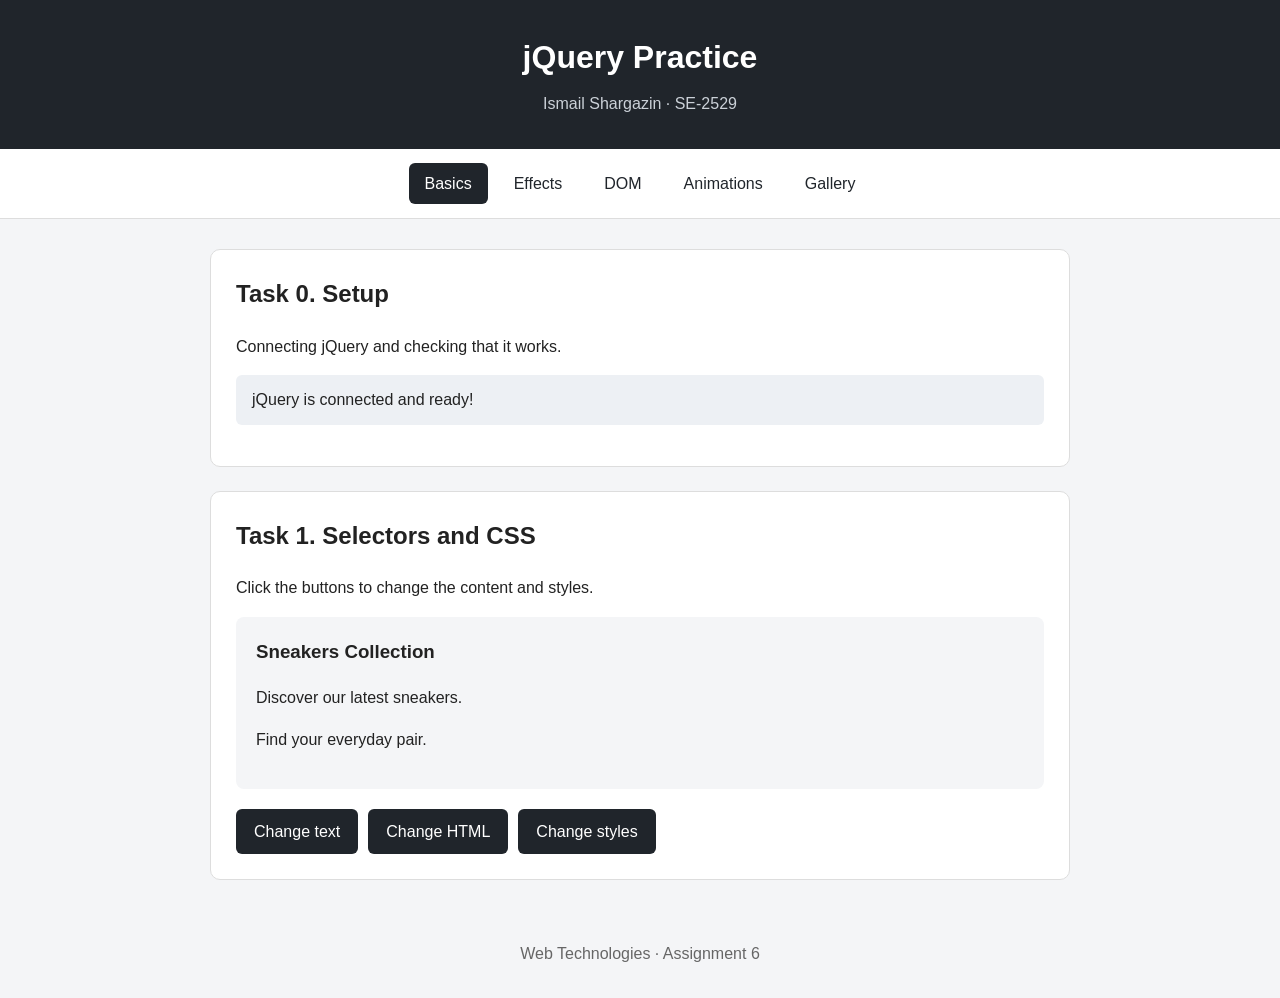
<file: index.html>
<!DOCTYPE html>
<html lang="en">
<head>
    <meta charset="UTF-8">
    <meta name="viewport" content="width=device-width, initial-scale=1.0">
    <title>Assignment 6 | jQuery Basics</title>
    <link rel="stylesheet" href="style.css">
</head>
<body>
    <header>
        <h1>jQuery Practice</h1>
        <p>Ismail Shargazin · SE-2529</p>
    </header>

    <nav class="navbar" aria-label="Main navigation">
        <a href="index.html" aria-current="page">Basics</a>
        <a href="effects.html">Effects</a>
        <a href="dom.html">DOM</a>
        <a href="animations.html">Animations</a>
        <a href="gallery.html">Gallery</a>
    </nav>

    <main>
        <section class="task">
            <h2>Task 0. Setup</h2>
            <p>Connecting jQuery and checking that it works.</p>
            <p id="status">Waiting for jQuery...</p>
        </section>

        <section class="task">
            <h2>Task 1. Selectors and CSS</h2>
            <p>Click the buttons to change the content and styles.</p>

            <div class="demo-area">
                <h3 id="collectionTitle">Sneakers Collection</h3>
                <p class="description">Discover our latest sneakers.</p>
                <p class="description">Find your everyday pair.</p>
            </div>

            <div class="buttons">
                <button type="button" id="changeText">Change text</button>
                <button type="button" id="changeHtml">Change HTML</button>
                <button type="button" id="changeStyles">Change styles</button>
            </div>
        </section>
    </main>

    <footer>
        <p>Web Technologies · Assignment 6</p>
    </footer>

    <script src="https://code.jquery.com/jquery-3.7.1.min.js"></script>
    <script src="main.js"></script>
</body>
</html>
</file>
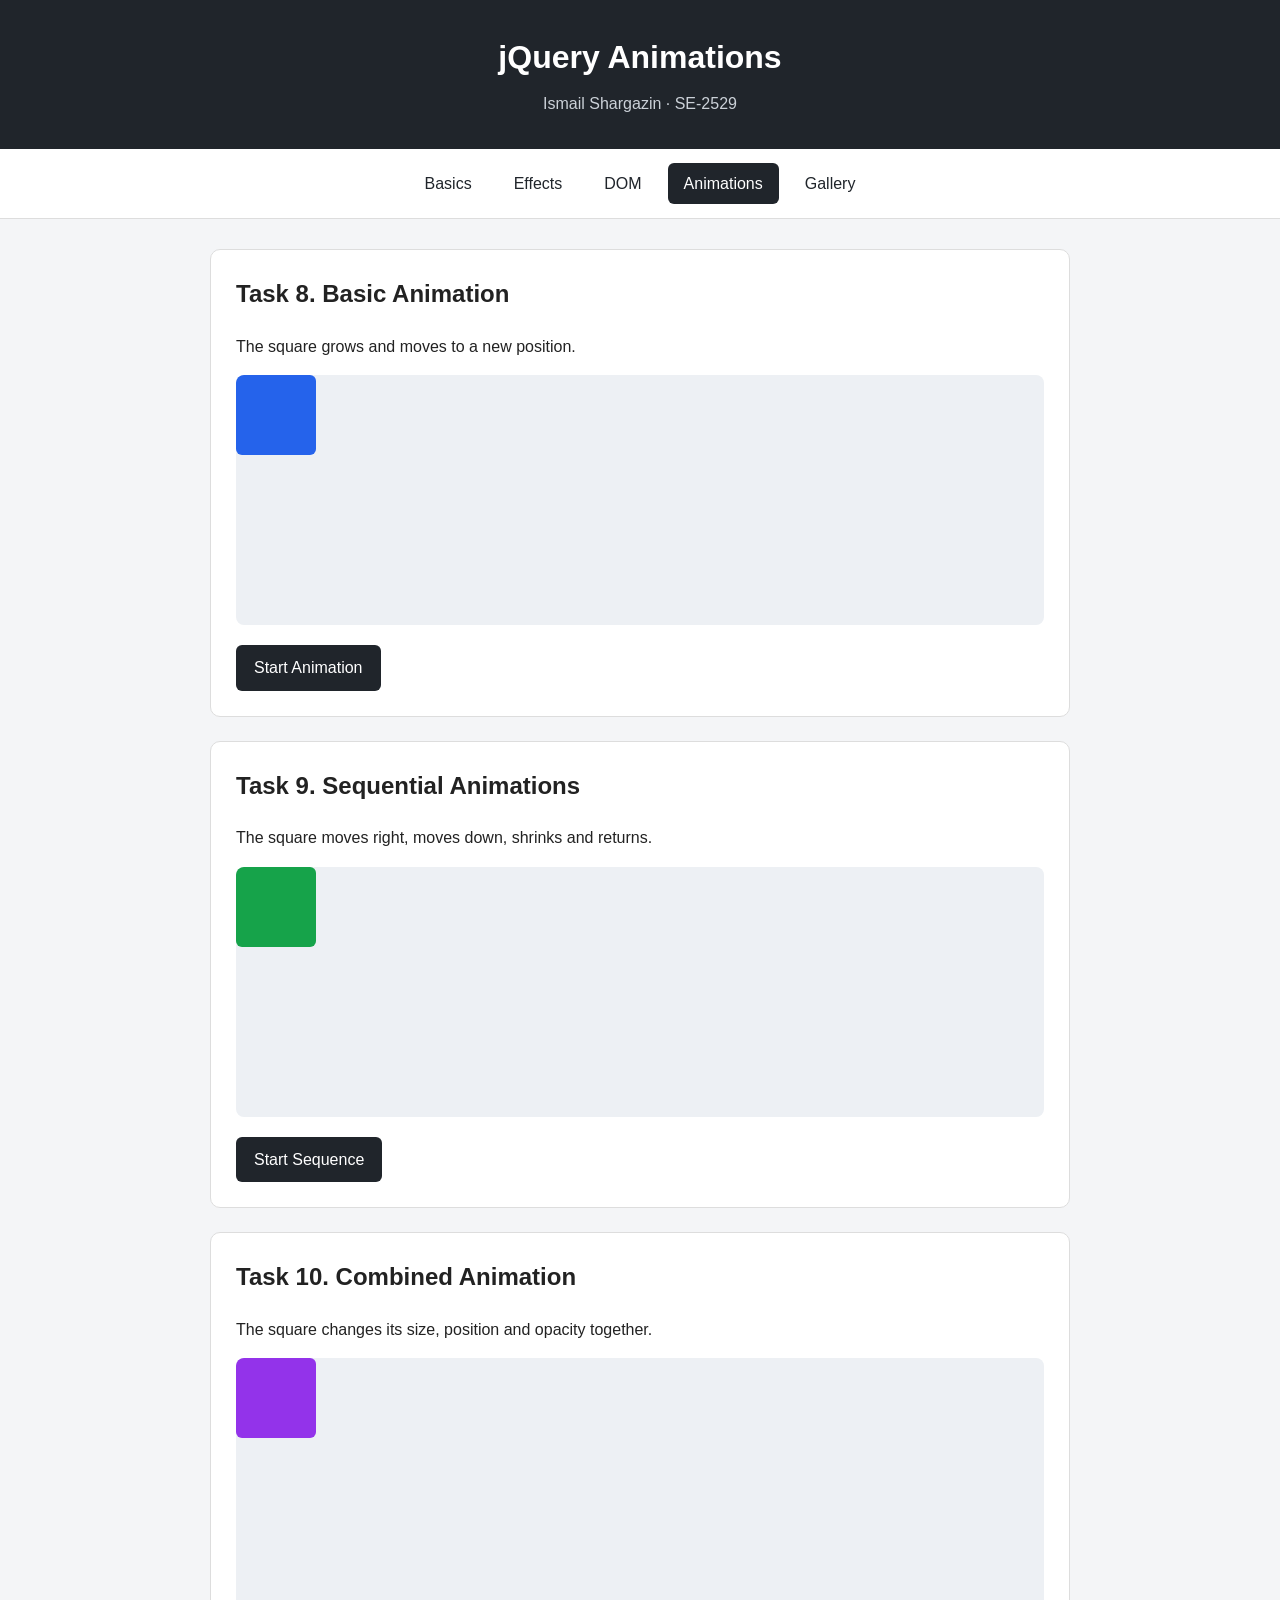
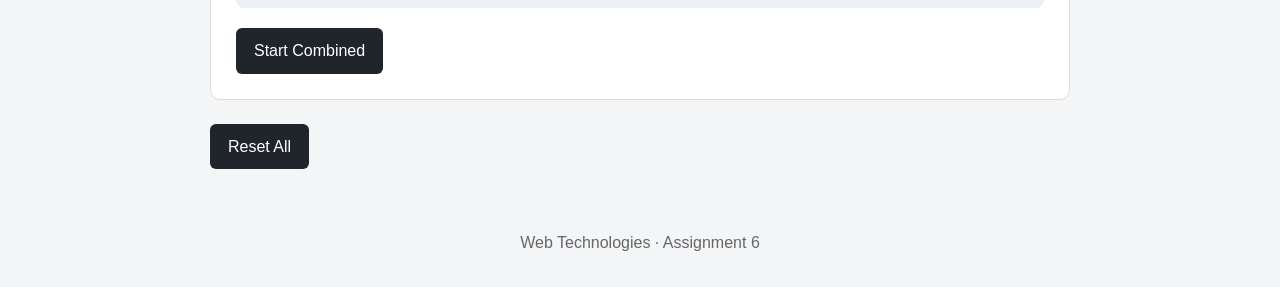
<file: animations.html>
<!DOCTYPE html>
<html lang="en">
<head>
    <meta charset="UTF-8">
    <meta name="viewport" content="width=device-width, initial-scale=1.0">
    <title>Assignment 6 | Animations</title>
    <link rel="stylesheet" href="style.css">
</head>
<body>
    <header>
        <h1>jQuery Animations</h1>
        <p>Ismail Shargazin · SE-2529</p>
    </header>

    <nav class="navbar" aria-label="Main navigation">
        <a href="index.html">Basics</a>
        <a href="effects.html">Effects</a>
        <a href="dom.html">DOM</a>
        <a href="animations.html" aria-current="page">Animations</a>
        <a href="gallery.html">Gallery</a>
    </nav>

    <main>
        <section class="task">
            <h2>Task 8. Basic Animation</h2>
            <p>The square grows and moves to a new position.</p>

            <div id="basicStage" class="animation-stage">
                <div id="basicBox" class="animation-box"></div>
            </div>

            <div class="buttons">
                <button type="button" id="basicBtn">Start Animation</button>
            </div>
        </section>

        <section class="task">
            <h2>Task 9. Sequential Animations</h2>
            <p>The square moves right, moves down, shrinks and returns.</p>

            <div id="sequenceStage" class="animation-stage">
                <div id="sequenceBox" class="animation-box"></div>
            </div>

            <div class="buttons">
                <button type="button" id="sequenceBtn">Start Sequence</button>
            </div>
        </section>

        <section class="task">
            <h2>Task 10. Combined Animation</h2>
            <p>The square changes its size, position and opacity together.</p>

            <div id="combinedStage" class="animation-stage">
                <div id="combinedBox" class="animation-box"></div>
            </div>

            <div class="buttons">
                <button type="button" id="combinedBtn">Start Combined</button>
            </div>
        </section>

        <div class="buttons">
            <button type="button" id="resetAnimationsBtn">Reset All</button>
        </div>
    </main>

    <footer>
        <p>Web Technologies · Assignment 6</p>
    </footer>

    <script src="https://code.jquery.com/jquery-3.7.1.min.js"></script>
    <script src="animations.js"></script>
</body>
</html>
</file>
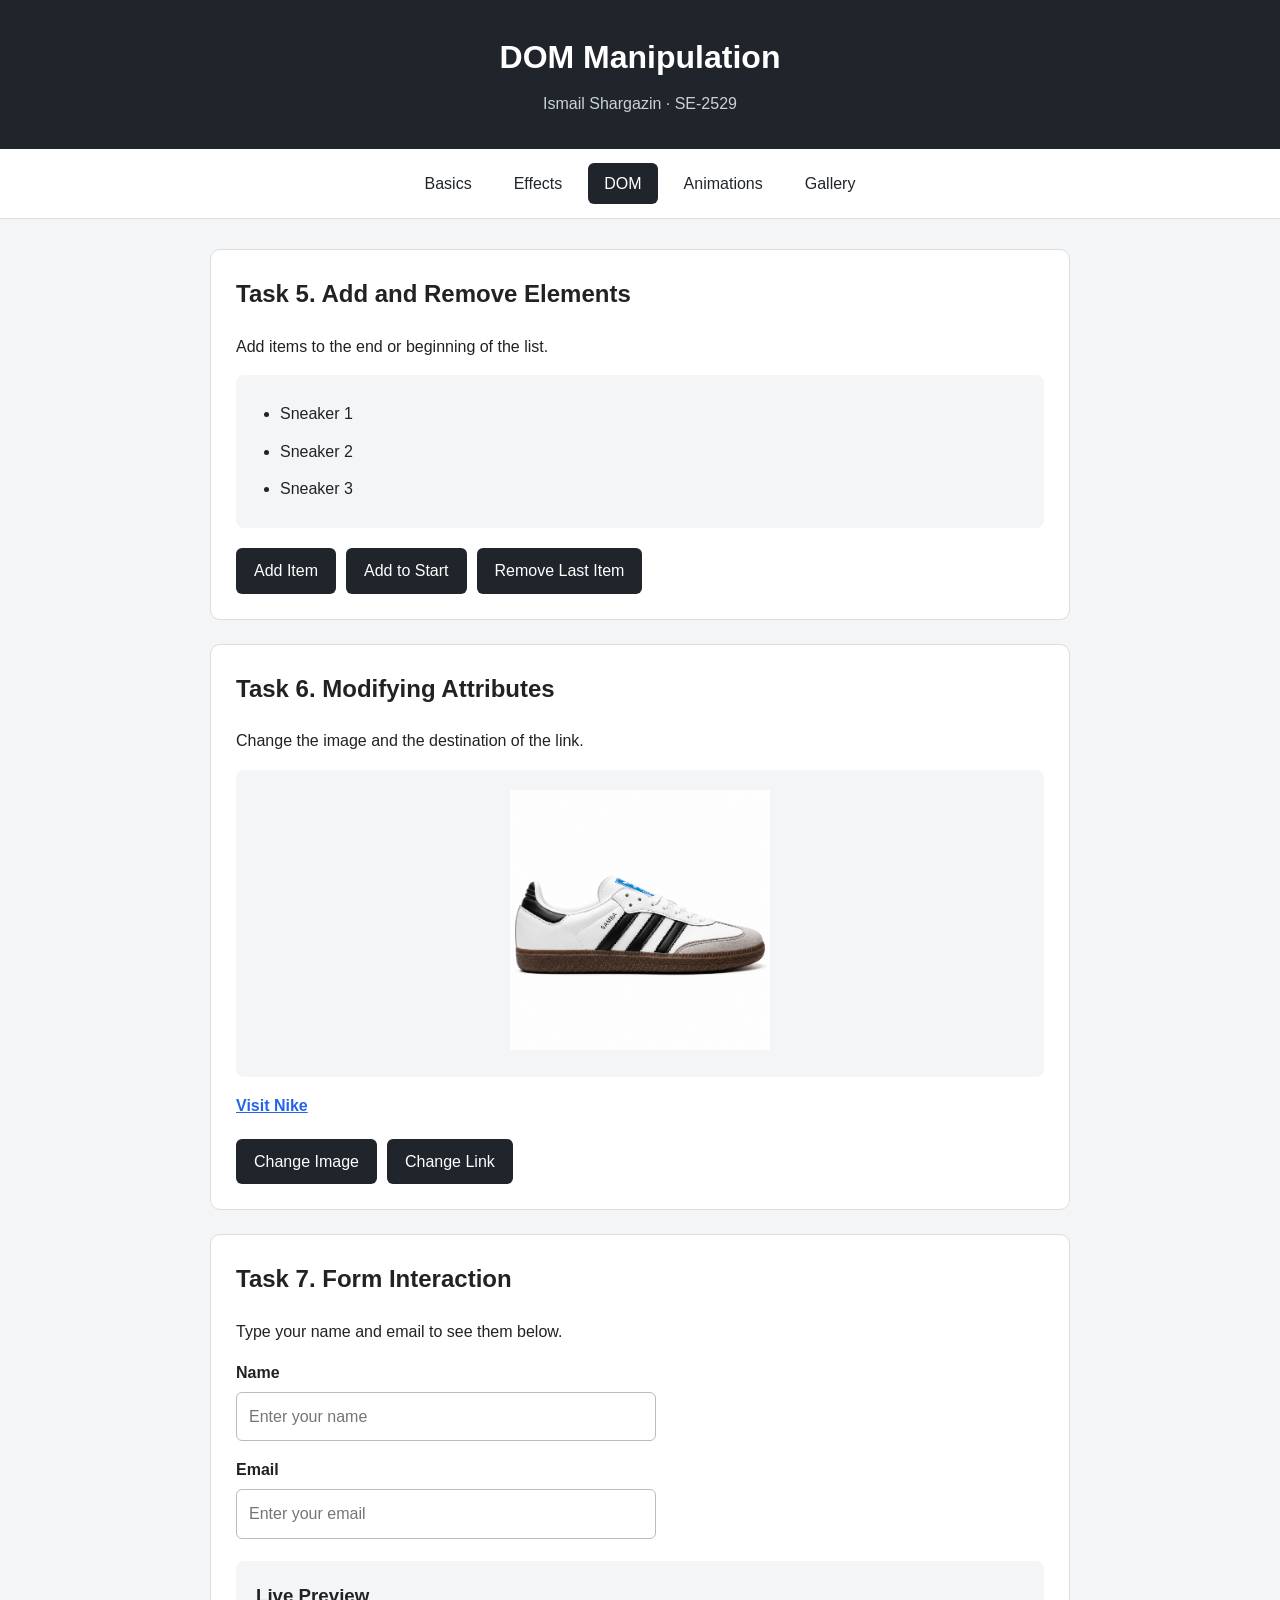
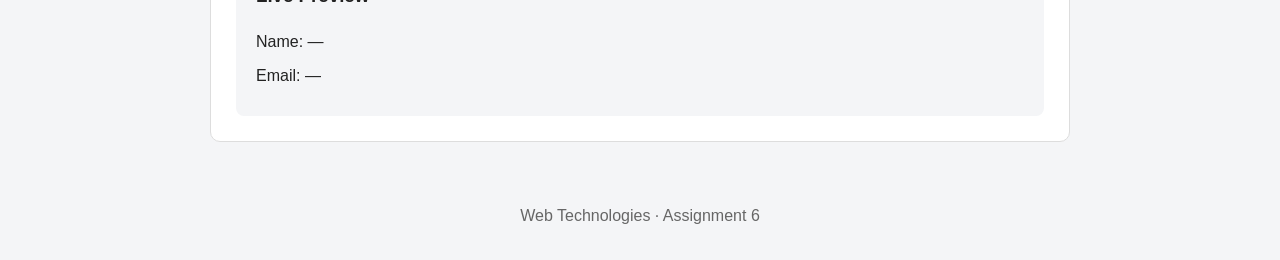
<file: dom.html>
<!DOCTYPE html>
<html lang="en">
<head>
    <meta charset="UTF-8">
    <meta name="viewport" content="width=device-width, initial-scale=1.0">
    <title>Assignment 6 | DOM Manipulation</title>
    <link rel="stylesheet" href="style.css">
</head>
<body>
    <header>
        <h1>DOM Manipulation</h1>
        <p>Ismail Shargazin · SE-2529</p>
    </header>

    <nav class="navbar" aria-label="Main navigation">
        <a href="index.html">Basics</a>
        <a href="effects.html">Effects</a>
        <a href="dom.html" aria-current="page">DOM</a>
        <a href="animations.html">Animations</a>
        <a href="gallery.html">Gallery</a>
    </nav>

    <main>
        <section class="task">
            <h2>Task 5. Add and Remove Elements</h2>
            <p>Add items to the end or beginning of the list.</p>

            <div class="demo-area">
                <ul id="sneakerList">
                    <li>Sneaker 1</li>
                    <li>Sneaker 2</li>
                    <li>Sneaker 3</li>
                </ul>
            </div>

            <div class="buttons">
                <button type="button" id="appendBtn">Add Item</button>
                <button type="button" id="prependBtn">Add to Start</button>
                <button type="button" id="removeBtn">Remove Last Item</button>
            </div>
        </section>

        <section class="task">
            <h2>Task 6. Modifying Attributes</h2>
            <p>Change the image and the destination of the link.</p>

            <div class="demo-area image-area">
                <img
                    id="productImage"
                    class="demo-image"
                    src="images/sneaker.jpg"
                    alt="First sneaker"
                >
            </div>

            <p>
                <a
                    id="storeLink"
                    href="https://www.nike.com/"
                    target="_blank"
                    rel="noopener noreferrer"
                >Visit Nike</a>
            </p>

            <div class="buttons">
                <button type="button" id="changeImageBtn">Change Image</button>
                <button type="button" id="changeLinkBtn">Change Link</button>
            </div>
        </section>

        <section class="task">
            <h2>Task 7. Form Interaction</h2>
            <p>Type your name and email to see them below.</p>

            <form id="profileForm">
                <div class="form-field">
                    <label for="nameInput">Name</label>
                    <input
                        type="text"
                        id="nameInput"
                        name="name"
                        placeholder="Enter your name"
                        autocomplete="name"
                    >
                </div>

                <div class="form-field">
                    <label for="emailInput">Email</label>
                    <input
                        type="email"
                        id="emailInput"
                        name="email"
                        placeholder="Enter your email"
                        autocomplete="email"
                    >
                </div>
            </form>

            <div class="demo-area live-preview">
                <h3>Live Preview</h3>
                <p>Name: <span id="liveName">—</span></p>
                <p>Email: <span id="liveEmail">—</span></p>
            </div>
        </section>
    </main>

    <footer>
        <p>Web Technologies · Assignment 6</p>
    </footer>

    <script src="https://code.jquery.com/jquery-3.7.1.min.js"></script>
    <script src="dom.js"></script>
</body>
</html>
</file>
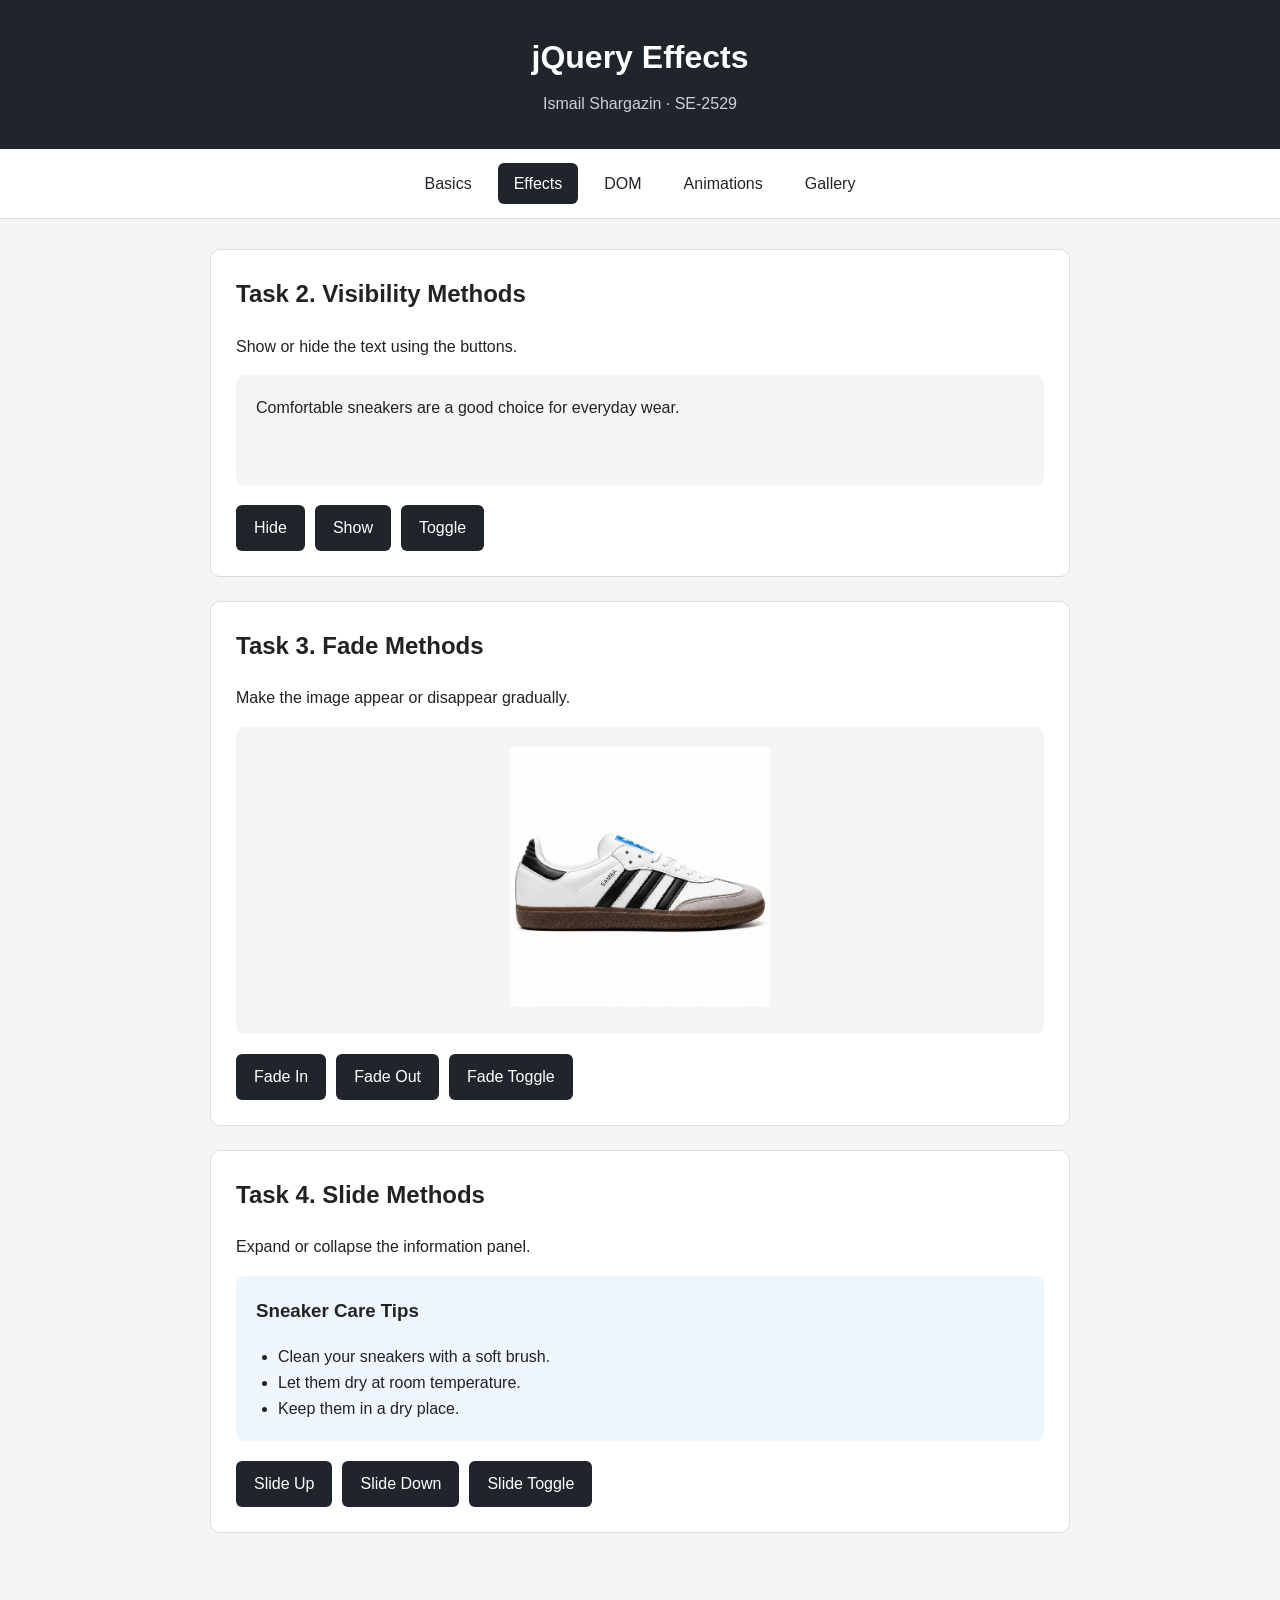
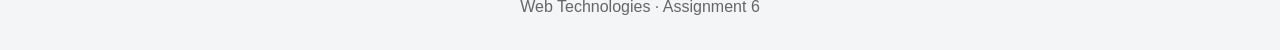
<file: effects.html>
<!DOCTYPE html>
<html lang="en">
<head>
    <meta charset="UTF-8">
    <meta name="viewport" content="width=device-width, initial-scale=1.0">
    <title>Assignment 6 | jQuery Effects</title>
    <link rel="stylesheet" href="style.css">
</head>
<body>
    <header>
        <h1>jQuery Effects</h1>
        <p>Ismail Shargazin · SE-2529</p>
    </header>

    <nav class="navbar" aria-label="Main navigation">
        <a href="index.html">Basics</a>
        <a href="effects.html" aria-current="page">Effects</a>
        <a href="dom.html">DOM</a>
        <a href="animations.html">Animations</a>
        <a href="gallery.html">Gallery</a>
    </nav>

    <main>
        <section class="task">
            <h2>Task 2. Visibility Methods</h2>
            <p>Show or hide the text using the buttons.</p>

            <div class="demo-area visibility-area">
                <p id="visibilityText">
                    Comfortable sneakers are a good choice for everyday wear.
                </p>
            </div>

            <div class="buttons">
                <button type="button" id="hideBtn">Hide</button>
                <button type="button" id="showBtn">Show</button>
                <button type="button" id="toggleBtn">Toggle</button>
            </div>
        </section>

        <section class="task">
            <h2>Task 3. Fade Methods</h2>
            <p>Make the image appear or disappear gradually.</p>

            <div class="demo-area image-area">
                <img
                    id="fadeImage"
                    class="demo-image"
                    src="images/sneaker.jpg"
                    alt="Sneaker from the collection"
                >
            </div>

            <div class="buttons">
                <button type="button" id="fadeInBtn">Fade In</button>
                <button type="button" id="fadeOutBtn">Fade Out</button>
                <button type="button" id="fadeToggleBtn">Fade Toggle</button>
            </div>
        </section>

        <section class="task">
            <h2>Task 4. Slide Methods</h2>
            <p>Expand or collapse the information panel.</p>

            <div id="infoPanel" class="slide-panel">
                <h3>Sneaker Care Tips</h3>
                <ul>
                    <li>Clean your sneakers with a soft brush.</li>
                    <li>Let them dry at room temperature.</li>
                    <li>Keep them in a dry place.</li>
                </ul>
            </div>

            <div class="buttons">
                <button type="button" id="slideUpBtn">Slide Up</button>
                <button type="button" id="slideDownBtn">Slide Down</button>
                <button type="button" id="slideToggleBtn">Slide Toggle</button>
            </div>
        </section>
    </main>

    <footer>
        <p>Web Technologies · Assignment 6</p>
    </footer>

    <script src="https://code.jquery.com/jquery-3.7.1.min.js"></script>
    <script src="effects.js"></script>
</body>
</html>
</file>
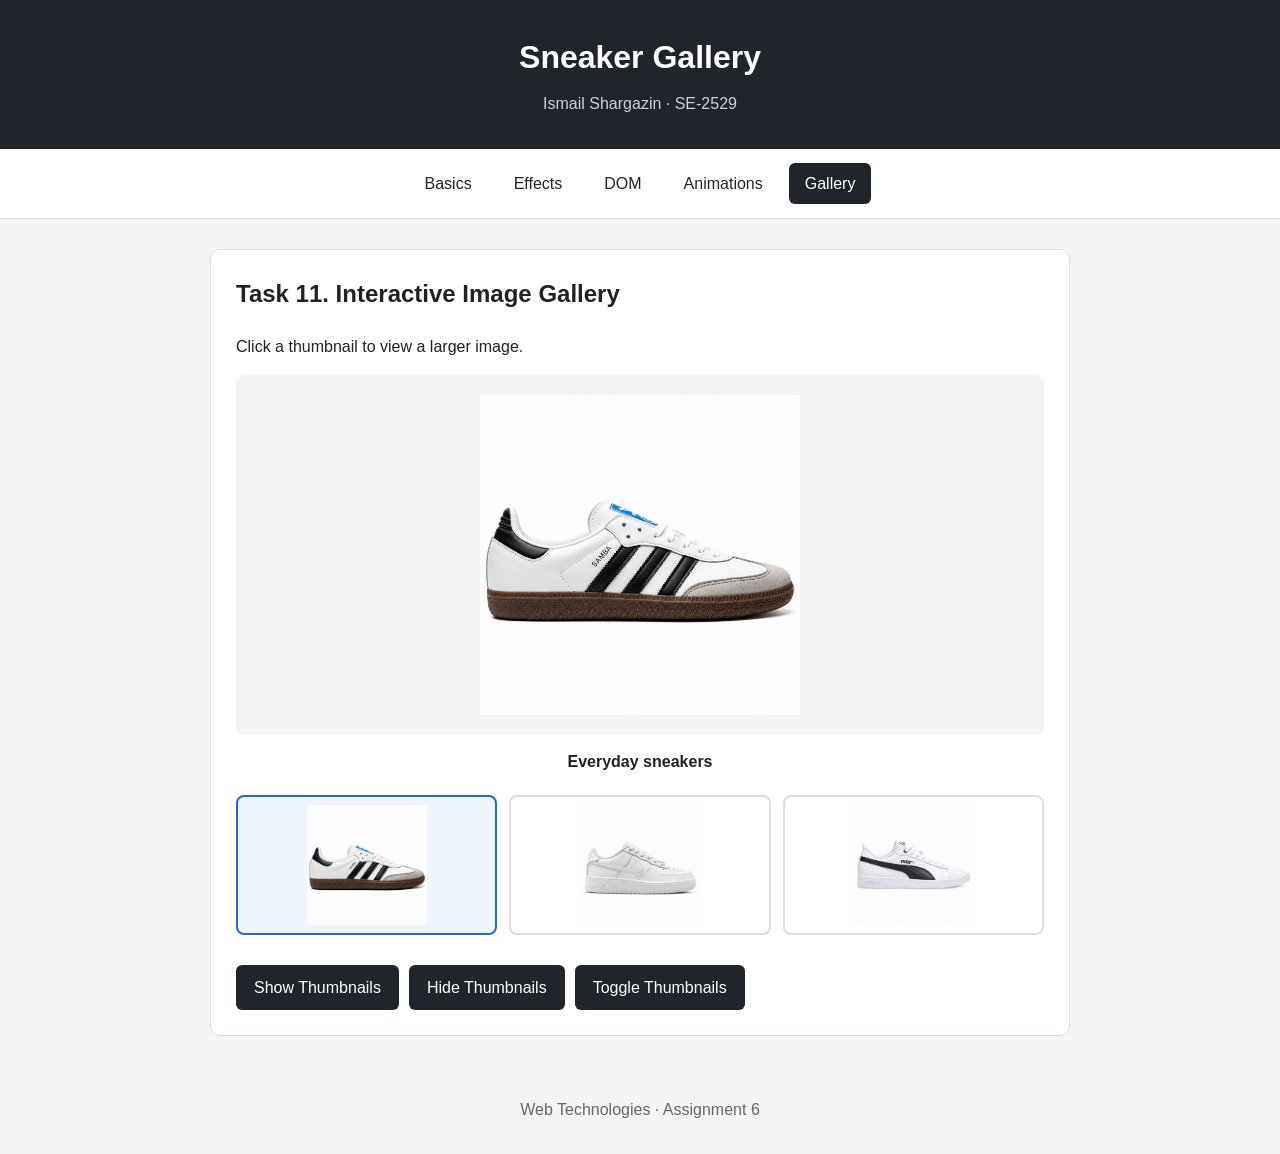
<file: gallery.html>
<!DOCTYPE html>
<html lang="en">
<head>
    <meta charset="UTF-8">
    <meta name="viewport" content="width=device-width, initial-scale=1.0">
    <title>Assignment 6 | Sneaker Gallery</title>
    <link rel="stylesheet" href="style.css">
</head>
<body>
    <header>
        <h1>Sneaker Gallery</h1>
        <p>Ismail Shargazin · SE-2529</p>
    </header>

    <nav class="navbar" aria-label="Main navigation">
        <a href="index.html">Basics</a>
        <a href="effects.html">Effects</a>
        <a href="dom.html">DOM</a>
        <a href="animations.html">Animations</a>
        <a href="gallery.html" aria-current="page">Gallery</a>
    </nav>

    <main>
        <section class="task">
            <h2>Task 11. Interactive Image Gallery</h2>
            <p>Click a thumbnail to view a larger image.</p>

            <div class="gallery-viewer">
                <img
                    id="galleryImage"
                    src="images/sneaker.jpg"
                    alt="Everyday sneakers"
                >
            </div>

            <p id="imageCaption" class="image-caption" aria-live="polite">
                Everyday sneakers
            </p>

            <div class="thumbnail-grid">
                <button
                    type="button"
                    class="gallery-thumb selected"
                    aria-label="View everyday sneakers"
                    aria-pressed="true"
                >
                    <img
                        src="images/sneaker.jpg"
                        alt="Everyday sneakers"
                    >
                </button>

                <button
                    type="button"
                    class="gallery-thumb"
                    aria-label="View running sneakers"
                    aria-pressed="false"
                >
                    <img
                        src="images/sneaker2.jpg"
                        alt="Running sneakers"
                    >
                </button>

                <button
                    type="button"
                    class="gallery-thumb"
                    aria-label="View casual sneakers"
                    aria-pressed="false"
                >
                    <img
                        src="images/sneaker3.jpg"
                        alt="Casual sneakers"
                    >
                </button>
            </div>

            <div class="buttons">
                <button type="button" id="showGalleryBtn">
                    Show Thumbnails
                </button>
                <button type="button" id="hideGalleryBtn">
                    Hide Thumbnails
                </button>
                <button type="button" id="toggleGalleryBtn">
                    Toggle Thumbnails
                </button>
            </div>
        </section>
    </main>

    <footer>
        <p>Web Technologies · Assignment 6</p>
    </footer>

    <script src="https://code.jquery.com/jquery-3.7.1.min.js"></script>
    <script src="gallery.js"></script>
</body>
</html>
</file>
<file: style.css>
/* General styles */
* {
    box-sizing: border-box;
}

body {
    margin: 0;
    font-family: Arial, sans-serif;
    line-height: 1.6;
    background-color: #f4f5f7;
    color: #222;
}

/* Header */
header {
    padding: 32px 20px;
    text-align: center;
    background-color: #20252b;
    color: white;
}

header h1 {
    margin: 0 0 8px;
}

header p {
    margin: 0;
    color: #cbd1d8;
}

/* Navigation */
.navbar {
    display: flex;
    justify-content: center;
    flex-wrap: wrap;
    gap: 10px;
    padding: 14px;
    background-color: white;
    border-bottom: 1px solid #ddd;
}

.navbar a {
    padding: 8px 16px;
    border-radius: 6px;
    color: #20252b;
    text-decoration: none;
}

.navbar a:hover {
    background-color: #edf0f4;
}

.navbar a[aria-current="page"] {
    background-color: #20252b;
    color: white;
}

/* Task sections */
main {
    max-width: 900px;
    margin: 30px auto;
    padding: 0 20px;
}

.task {
    margin-bottom: 24px;
    padding: 25px;
    background-color: white;
    border: 1px solid #ddd;
    border-radius: 10px;
}

.task h2 {
    margin-top: 0;
}

.demo-area {
    padding: 20px;
    background-color: #f4f5f7;
    border-radius: 8px;
}

.demo-area h3 {
    margin-top: 0;
}

/* Buttons */
.buttons {
    display: flex;
    flex-wrap: wrap;
    gap: 10px;
    margin-top: 20px;
}

button {
    padding: 10px 18px;
    border: none;
    border-radius: 6px;
    background-color: #20252b;
    color: white;
    font: inherit;
    cursor: pointer;
}

button:hover {
    background-color: #414b57;
}

button:focus-visible,
.navbar a:focus-visible {
    outline: 3px solid #2563eb;
    outline-offset: 3px;
}

/* Task 0. Setup */
#status {
    padding: 12px 16px;
    background-color: #edf0f4;
    border-radius: 6px;
}

/* Footer */
footer {
    padding: 15px 20px;
    text-align: center;
    color: #666;
}

/* Task 2. Visibility Methods */
.visibility-area {
    min-height: 110px;
}

.visibility-area p {
    margin: 0;
}

/* Task 3. Fade Methods */
.image-area {
    min-height: 300px;
    text-align: center;
}

.demo-image {
    width: 100%;
    max-width: 420px;
    height: 260px;
    object-fit: contain;
    border-radius: 8px;
}

/* Task 4. Slide Methods */
.slide-panel {
    padding: 20px;
    background-color: #eff6ff;
    border-radius: 8px;
}

.slide-panel h3 {
    margin-top: 0;
}

.slide-panel ul {
    margin-bottom: 0;
    padding-left: 22px;
}

/* Task 5. Add and Remove Elements */
#sneakerList {
    margin: 0;
    padding-left: 24px;
}

#sneakerList li {
    padding: 6px 0;
}

/* Task 6. Modifying Attributes */
#storeLink {
    color: #2563eb;
    font-weight: bold;
}

/* Task 7. Form Interaction */
.form-field {
    margin-bottom: 16px;
}

.form-field label {
    display: block;
    margin-bottom: 6px;
    font-weight: bold;
}

.form-field input {
    width: 100%;
    max-width: 420px;
    padding: 11px 12px;
    border: 1px solid #bbb;
    border-radius: 6px;
    font: inherit;
}

.form-field input:focus {
    outline: 2px solid #2563eb;
    outline-offset: 2px;
}

.live-preview {
    margin-top: 22px;
    overflow-wrap: anywhere;
}

.live-preview p {
    margin: 8px 0;
}

/* Tasks 8–10. Animations */
.animation-stage {
    position: relative;
    height: 250px;
    overflow: hidden;
    background-color: #edf0f4;
    border-radius: 8px;
}

.animation-box {
    position: absolute;
    left: 0;
    top: 0;
    width: 80px;
    height: 80px;
    background-color: #2563eb;
    border-radius: 6px;
}

/* Task 9. Sequential Animations */
#sequenceBox {
    background-color: #16a34a;
}

/* Task 10. Combined Animation */
#combinedBox {
    background-color: #9333ea;
}

/* Task 11. Image Gallery */
.gallery-viewer {
    height: 360px;
    padding: 20px;
    background-color: #f4f5f7;
    border-radius: 8px;
}

#galleryImage {
    display: block;
    width: 100%;
    height: 100%;
    object-fit: contain;
}

.image-caption {
    margin: 14px 0 20px;
    text-align: center;
    font-weight: bold;
}

.thumbnail-grid {
    display: grid;
    grid-template-columns: repeat(3, minmax(0, 1fr));
    gap: 12px;
    min-height: 150px;
    align-content: start;
}

.gallery-thumb {
    padding: 8px;
    border: 2px solid #ddd;
    border-radius: 8px;
    background-color: white;
}

.gallery-thumb:hover {
    background-color: #eff6ff;
    border-color: #93b4ee;
}

.gallery-thumb.selected {
    border-color: #2563eb;
    background-color: #eff6ff;
}

.gallery-thumb img {
    display: block;
    width: 100%;
    height: 120px;
    object-fit: contain;
}

/* Small screens */
@media (max-width: 500px) {
    .gallery-viewer {
        height: 260px;
    }

    .thumbnail-grid {
        gap: 8px;
        min-height: 110px;
    }

    .gallery-thumb img {
        height: 80px;
    }
}
</file>
